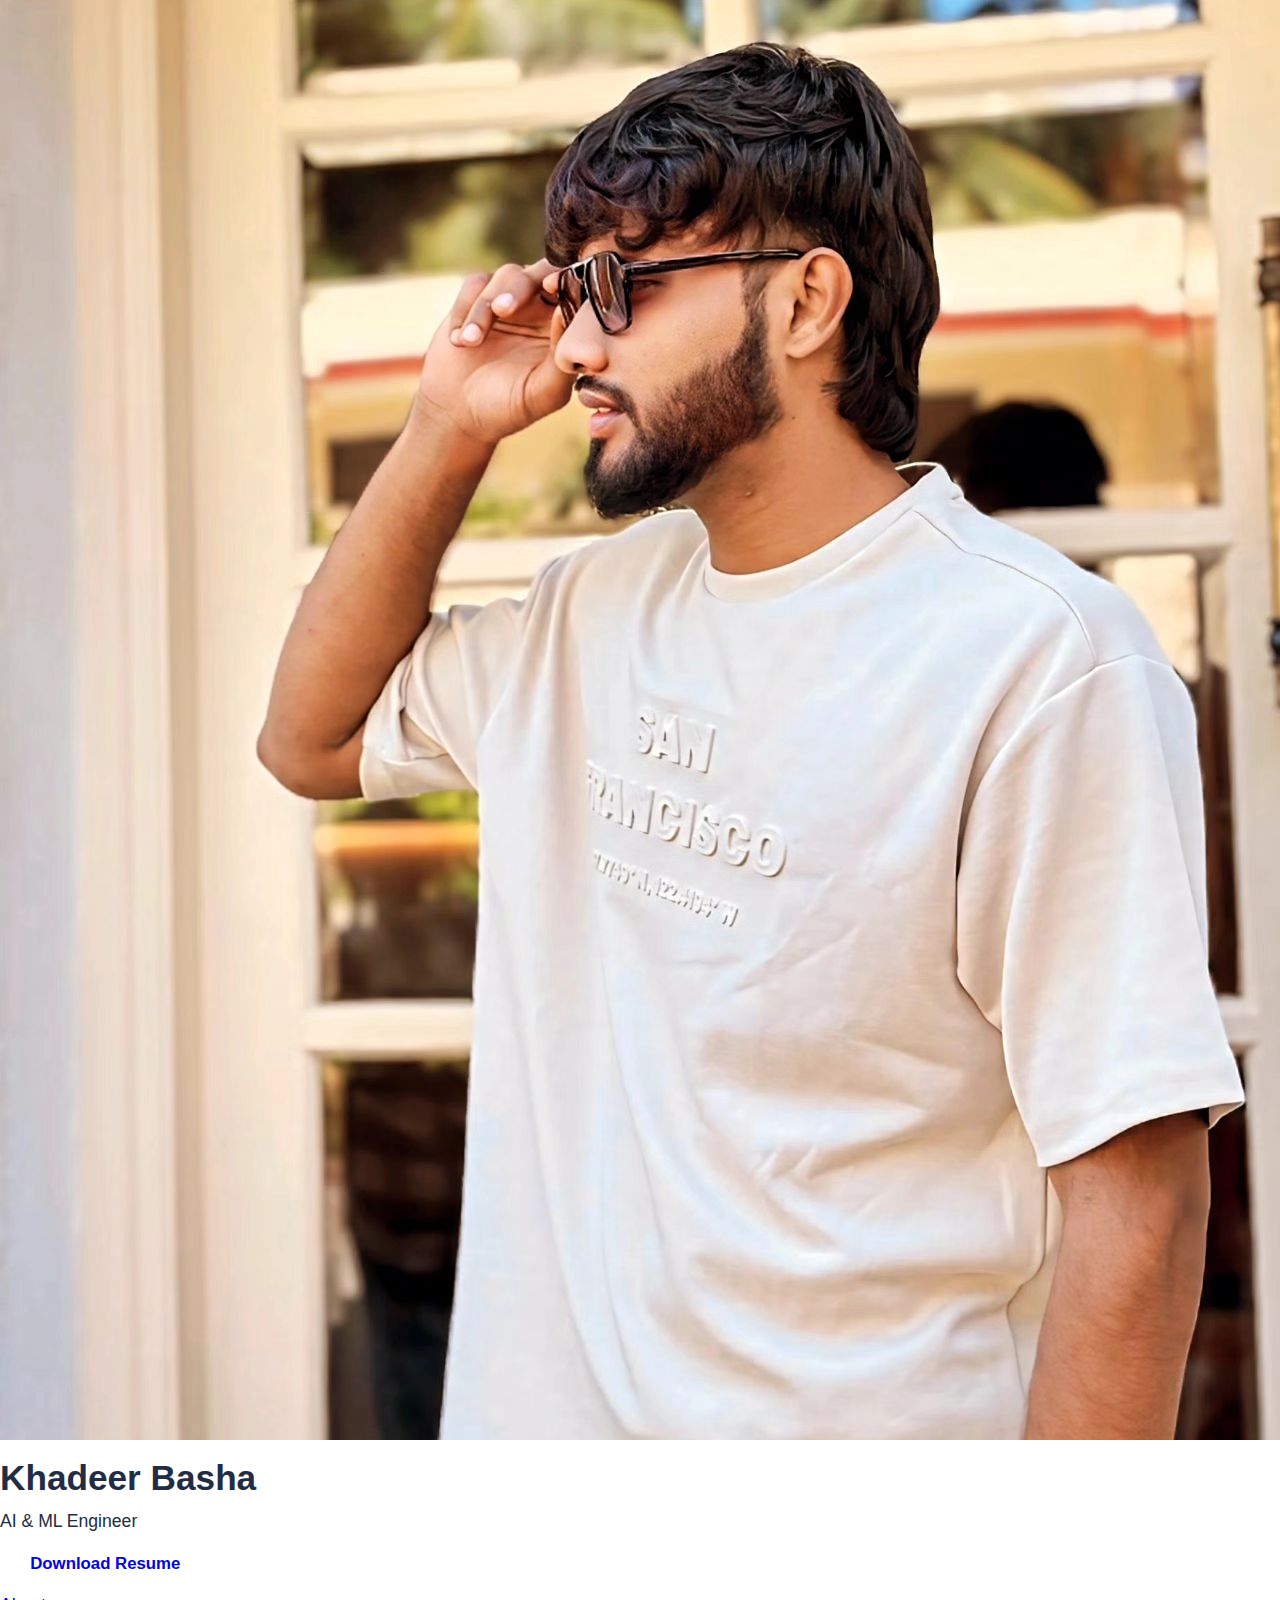
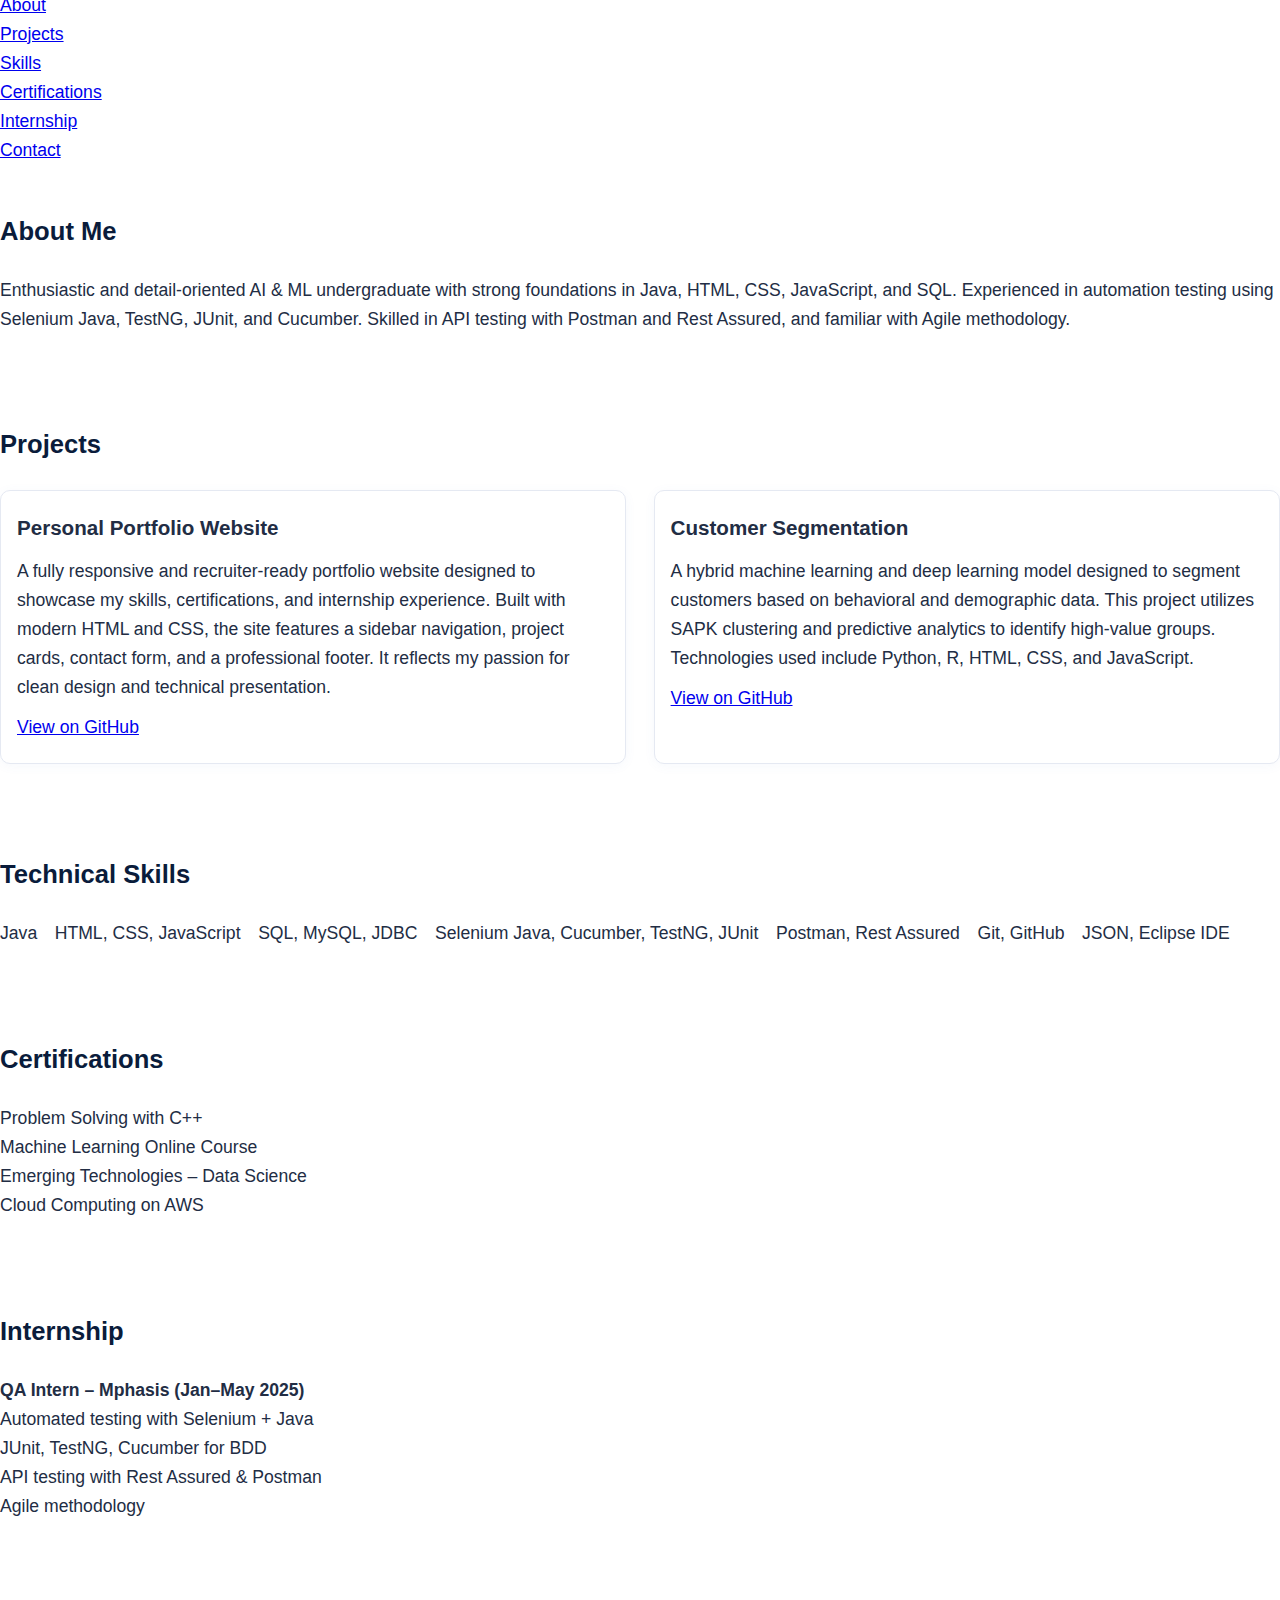
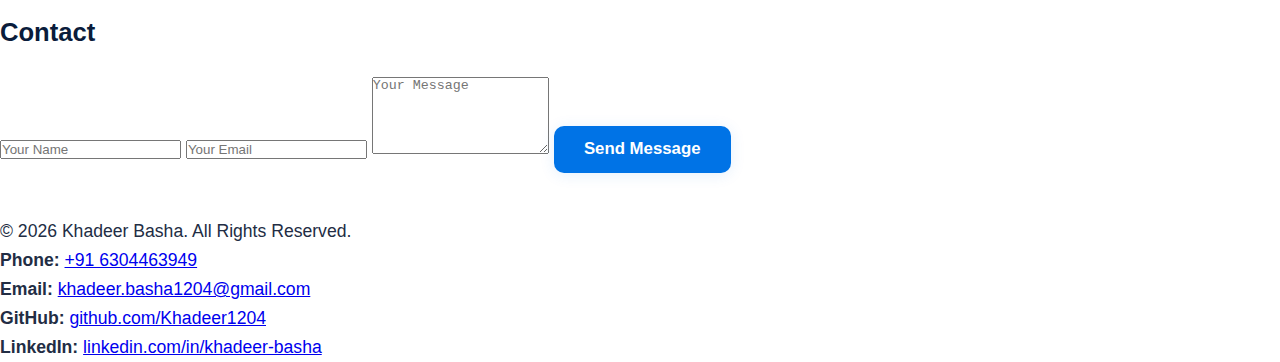
<file: index.html>
<!DOCTYPE html>
<html lang="en">
<head>
  <meta charset="UTF-8" />
  <meta name="viewport" content="width=device-width, initial-scale=1.0" />
  <meta name="description" content="Portfolio of Khadeer Basha – AI & ML Engineer and QA Automation Specialist." />
  <meta name="author" content="Khadeer Basha" />
  <title>Khadeer Basha – Portfolio</title>
  <link rel="stylesheet" href="style.css" />
</head>

<body>
  <!-- Sidebar Profile Menu -->
  <aside class="sidebar">
    <div class="sidebar__profile">
      <img src="images/Khadeer.jpg" alt="Khadeer Basha" class="sidebar__avatar" />
      <h1 class="sidebar__name">Khadeer Basha</h1>
      <p class="sidebar__role">AI & ML Engineer</p>
      <a href="Khadeer_Basha_Resume.pdf" download class="btn btn--secondary">Download Resume</a>
    </div>

    <nav class="sidebar__nav">
      <ul>
        <li><a href="#about">About</a></li>
        <li><a href="#projects">Projects</a></li>
        <li><a href="#skills">Skills</a></li>
        <li><a href="#certifications">Certifications</a></li>
        <li><a href="#internship">Internship</a></li>
        <li><a href="#contact">Contact</a></li>
      </ul>
    </nav>
  </aside>

  <!-- Main Content -->
  <main class="main">
    <section id="about" class="section">
      <h2 class="section__title">About Me</h2>
      <p>
        Enthusiastic and detail-oriented AI & ML undergraduate with strong foundations in Java, HTML, CSS, JavaScript, and SQL. Experienced in automation testing using Selenium Java, TestNG, JUnit, and Cucumber. Skilled in API testing with Postman and Rest Assured, and familiar with Agile methodology.
      </p>
    </section>

    <section id="projects" class="section">
      <h2 class="section__title">Projects</h2>
      <div class="projects__grid">
        <article class="project-card">
          <h3>Personal Portfolio Website</h3>
          <p>
            A fully responsive and recruiter-ready portfolio website designed to showcase my skills, certifications, and internship experience. Built with modern HTML and CSS, the site features a sidebar navigation, project cards, contact form, and a professional footer. It reflects my passion for clean design and technical presentation.
          </p>
          <a href="https://github.com/Khadeer1204/KarimKhadeer-Portfolio" target="_blank">View on GitHub</a>
        </article>

        <article class="project-card">
          <h3>Customer Segmentation</h3>
          <p>A hybrid machine learning and deep learning model designed to segment customers based on behavioral and demographic data. This project utilizes SAPK clustering and predictive analytics to identify high-value groups. Technologies used include Python, R, HTML, CSS, and JavaScript.</p>
          <a href="https://github.com/Khadeer1204/customer-segmentation" target="_blank">View on GitHub</a>
        </article>
      </div>
    </section>

    <section id="skills" class="section">
      <h2 class="section__title">Technical Skills</h2>
      <ul class="skills__list">
        <li>Java</li>
        <li>HTML, CSS, JavaScript</li>
        <li>SQL, MySQL, JDBC</li>
        <li>Selenium Java, Cucumber, TestNG, JUnit</li>
        <li>Postman, Rest Assured</li>
        <li>Git, GitHub</li>
        <li>JSON, Eclipse IDE</li>
      </ul>
    </section>

    <section id="certifications" class="section">
      <h2 class="section__title">Certifications</h2>
      <ul>
        <li>Problem Solving with C++</li>
        <li>Machine Learning Online Course</li>
        <li>Emerging Technologies – Data Science</li>
        <li>Cloud Computing on AWS</li>
      </ul>
    </section>

    <section id="internship" class="section">
      <h2 class="section__title">Internship</h2>
      <p><strong>QA Intern – Mphasis (Jan–May 2025)</strong></p>
      <ul>
        <li>Automated testing with Selenium + Java</li>
        <li>JUnit, TestNG, Cucumber for BDD</li>
        <li>API testing with Rest Assured & Postman</li>
        <li>Agile methodology</li>
      </ul>
    </section>

    <section id="contact" class="section">
      <h2 class="section__title">Contact</h2>
      <form action="mailto:khadeer.basha1204@gmail.com" method="POST" enctype="text/plain" class="contact__form">
        <input type="text" name="name" placeholder="Your Name" required />
        <input type="email" name="email" placeholder="Your Email" required />
        <textarea name="message" rows="5" placeholder="Your Message" required></textarea>
        <button type="submit" class="btn btn--primary">Send Message</button>
      </form>
    </section>

    <footer class="footer">
      <div class="footer__content">
        <p>&copy; <span id="year"></span> Khadeer Basha. All Rights Reserved.</p>
        <div class="footer__grid">
          <div>
            <strong>Phone:</strong> <a href="tel:+916304463949">+91 6304463949</a><br />
            <strong>Email:</strong> <a href="mailto:khadeer.basha1204@gmail.com">khadeer.basha1204@gmail.com</a>
          </div>
          <div>
            <strong>GitHub:</strong> <a href="https://github.com/Khadeer1204" target="_blank">github.com/Khadeer1204</a><br />
            <strong>LinkedIn:</strong> <a href="https://www.linkedin.com/in/khadeer-basha-912b45258" target="_blank">linkedin.com/in/khadeer-basha</a>
          </div>
        </div>
      </div>
    </footer>
  </main>

  <script>
    document.getElementById('year').textContent = new Date().getFullYear();
  </script>
</body>
</html>
</file>
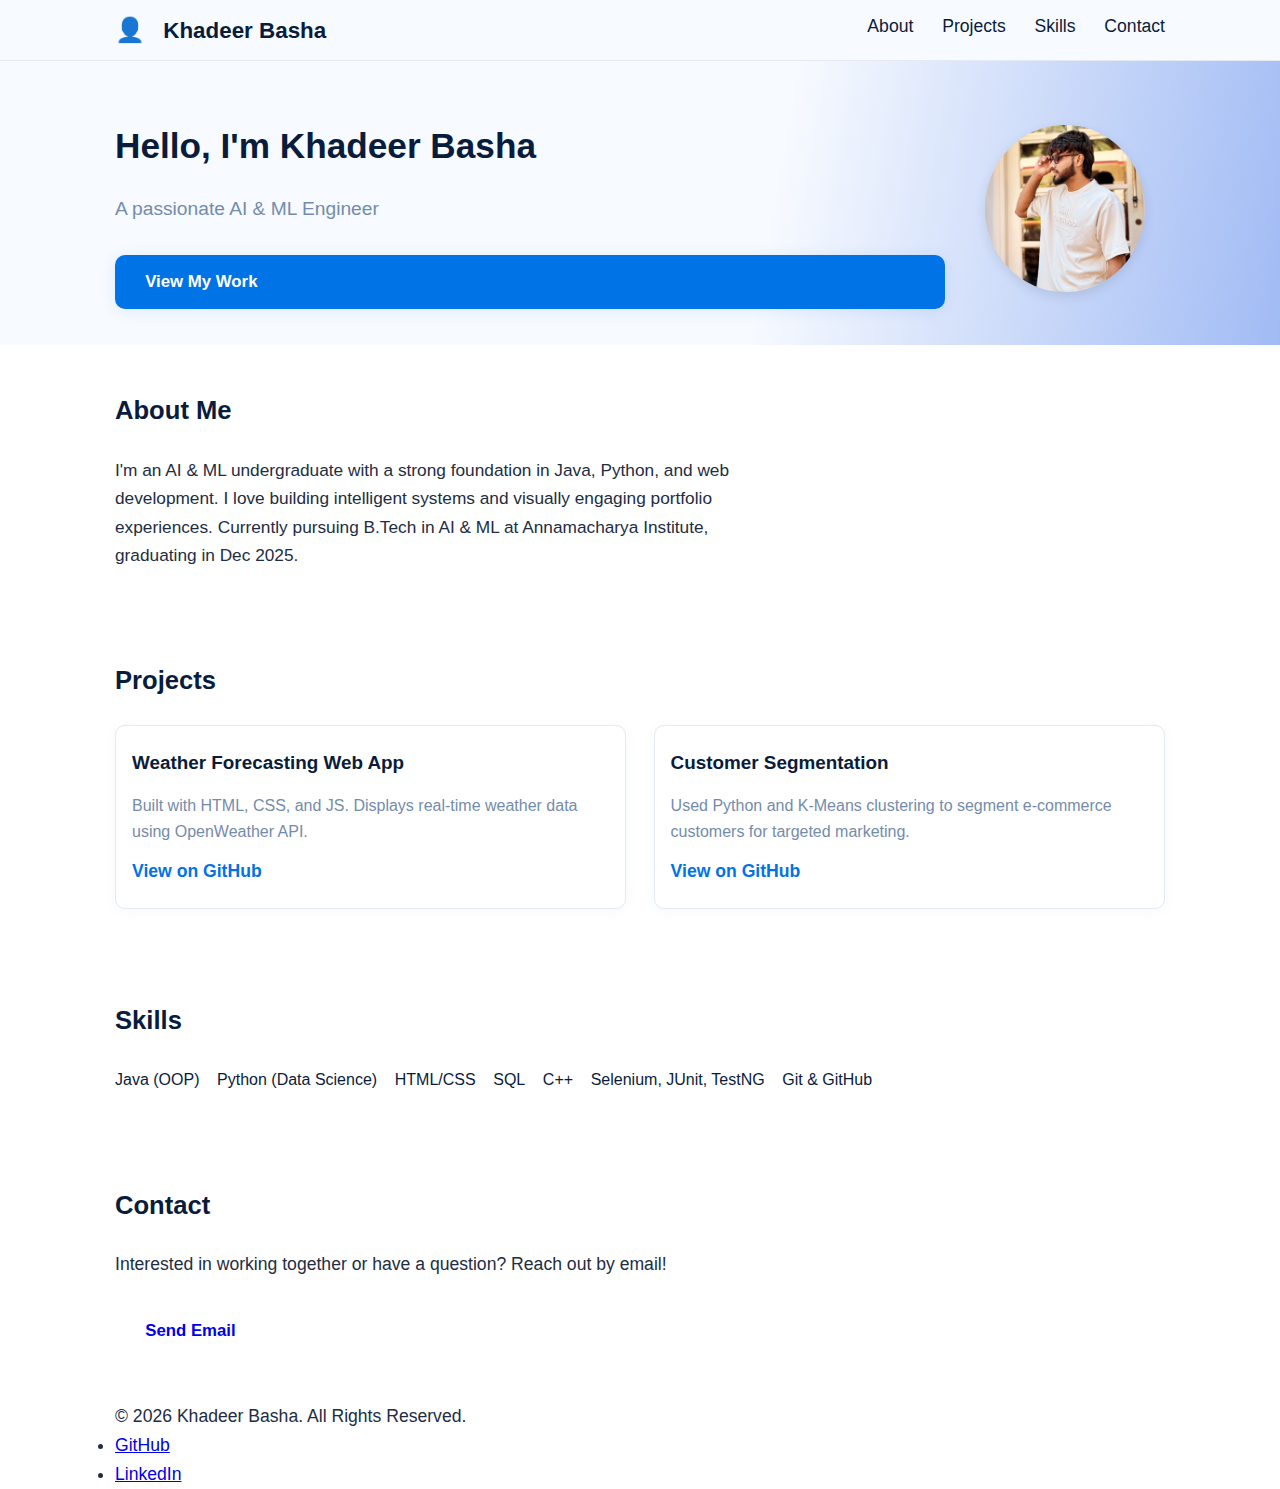
<file: index.html.html>
<!DOCTYPE html>
<html lang="en">
<head>
  <meta charset="UTF-8" />
  <meta name="viewport" content="width=device-width, initial-scale=1.0" />
  <meta name="description" content="Portfolio of Khadeer Basha – AI & ML Engineer showcasing projects, skills, and contact info." />
  <meta name="author" content="Khadeer Basha" />
  <meta property="og:title" content="Khadeer Basha – Portfolio" />
  <meta property="og:description" content="Showcasing AI/ML projects, skills, and more." />
  <meta property="og:type" content="website" />
  <meta property="og:url" content="https://yourdomain.com" />
  <meta property="og:image" content="assets/profile.jpg" />
  <link rel="icon" href="assets/favicon.ico" />
  <title>Khadeer Basha – Portfolio</title>
  <link rel="stylesheet" href="style.css" />
</head>

<body>
  <header class="header">
    <div class="container header__container">
      <h1 class="header__brand">
        <span class="header__logo" aria-hidden="true">👤</span> Khadeer Basha
      </h1>
      <nav class="nav" aria-label="Primary">
        <ul class="nav__list">
          <li><a href="#about" class="nav__link">About</a></li>
          <li><a href="#projects" class="nav__link">Projects</a></li>
          <li><a href="#skills" class="nav__link">Skills</a></li>
          <li><a href="#contact" class="nav__link">Contact</a></li>
        </ul>
      </nav>
    </div>
  </header>

  <main>
    <section class="hero" aria-label="Hero">
      <div class="container hero__container">
        <div class="hero__content">
          <h2 class="hero__title">Hello, I'm Khadeer Basha</h2>
          <p class="hero__subtitle">A passionate AI & ML Engineer</p>
          <a href="#projects" class="btn btn--primary hero__cta">View My Work</a>
        </div>
        <div class="hero__image">
          <img src="images/Khadeer.jpg" alt="Khadeer Basha" />
        </div>
      </div>
    </section>

    <section id="about" class="about section">
      <div class="container">
        <h2 class="section__title">About Me</h2>
        <p class="about__text">
          I'm an AI & ML undergraduate with a strong foundation in Java, Python, and web development. I love building intelligent systems and visually engaging portfolio experiences. Currently pursuing B.Tech in AI & ML at Annamacharya Institute, graduating in Dec 2025.
        </p>
      </div>
    </section>

    <section id="projects" class="projects section">
      <div class="container">
        <h2 class="section__title">Projects</h2>
        <div class="projects__grid">
          <article class="project-card">
            <h3 class="project-card__title">Weather Forecasting Web App</h3>
            <p class="project-card__desc">Built with HTML, CSS, and JS. Displays real-time weather data using OpenWeather API.</p>
            <a href="https://github.com/Khadeer1204/weather-app" class="project-card__link" target="_blank">View on GitHub</a>
          </article>
          <article class="project-card">
            <h3 class="project-card__title">Customer Segmentation</h3>
            <p class="project-card__desc">Used Python and K-Means clustering to segment e-commerce customers for targeted marketing.</p>
            <a href="https://github.com/Khadeer1204/customer-segmentation" class="project-card__link" target="_blank">View on GitHub</a>
          </article>
        </div>
      </div>
    </section>

    <section id="skills" class="skills section">
      <div class="container">
        <h2 class="section__title">Skills</h2>
        <ul class="skills__list">
          <li><span class="skills__name">Java (OOP)</span></li>
          <li><span class="skills__name">Python (Data Science)</span></li>
          <li><span class="skills__name">HTML/CSS</span></li>
          <li><span class="skills__name">SQL</span></li>
          <li><span class="skills__name">C++</span></li>
          <li><span class="skills__name">Selenium, JUnit, TestNG</span></li>
          <li><span class="skills__name">Git & GitHub</span></li>
        </ul>
      </div>
    </section>

    <section id="contact" class="contact section">
      <div class="container">
        <h2 class="section__title">Contact</h2>
        <p class="contact__text">Interested in working together or have a question? Reach out by email!</p>
        <a href="mailto:khadeer.basha1204@gmail.com" class="btn btn--secondary contact__email">Send Email</a>
      </div>
    </section>
  </main>

  <footer class="footer">
    <div class="container footer__container">
      <span>&copy; <span id="year"></span> Khadeer Basha. All Rights Reserved.</span>
      <ul class="footer__social">
        <li>
          <a href="https://github.com/Khadeer1204" class="footer__icon" aria-label="GitHub" target="_blank">GitHub</a>
        </li>
        <li>
          <a href="https://www.linkedin.com/in/khadeer-basha-912b45258" class="footer__icon" aria-label="LinkedIn" target="_blank">LinkedIn</a>
        </li>
      </ul>
    </div>
  </footer>

  <script>
    document.getElementById('year').textContent = new Date().getFullYear();
  </script>
</body>
</html>
</file>
<file: style.css>
:root {
  --color-bg: #ffffff;
  --color-bg-alt: #f7faff;
  --color-primary: #0073e6;
  --color-secondary: #8babf1;
  --color-accent: #00bf7d;
  --color-title: #0a1c3b;
  --color-text: #222d44;
  --color-muted: #748cab;
  --color-border: #e5e9f2;
  --color-footer-bg: #111628;
  --color-footer-text: #e5e9f2;

  --font-main: 'Segoe UI', 'Roboto', 'Helvetica Neue', Arial, sans-serif;
  --font-size-base: 1.1rem;
  --font-size-lg: 2.2rem;
  --font-size-md: 1.4rem;
  --font-size-sm: 0.96rem;
  --max-width: 1050px;

  --transition: 0.18s cubic-bezier(0.5, 0.15, 0.37, 1.24);
  --radius: 10px;
}

*, *::before, *::after {
  box-sizing: border-box;
  margin: 0;
  padding: 0;
}

body {
  font-family: var(--font-main);
  font-size: var(--font-size-base);
  color: var(--color-text);
  background: var(--color-bg);
  line-height: 1.65;
  min-height: 100vh;
  scroll-behavior: smooth;
  -webkit-font-smoothing: antialiased;
}

.container {
  width: 92%;
  max-width: var(--max-width);
  margin: 0 auto;
}

/* Header */
.header {
  background: var(--color-bg-alt);
  border-bottom: 1px solid var(--color-border);
  position: sticky;
  top: 0;
  z-index: 999;
}

.header__container {
  display: flex;
  align-items: center;
  justify-content: space-between;
  min-height: 60px;
}

.header__brand {
  font-size: var(--font-size-md);
  font-weight: 700;
  color: var(--color-title);
}

.header__logo {
  margin-right: 12px;
  font-size: 1.5rem;
}

.nav__list {
  display: flex;
  gap: 1.8rem;
  list-style: none;
}

.nav__link {
  text-decoration: none;
  color: var(--color-title);
  font-weight: 500;
  position: relative;
  transition: color var(--transition);
}

.nav__link:hover,
.nav__link:focus {
  color: var(--color-primary);
}

.nav__link::after {
  content: "";
  display: block;
  height: 2px;
  background: var(--color-primary);
  width: 0;
  transition: width var(--transition);
  margin-top: 5px;
}

.nav__link:hover::after,
.nav__link:focus::after {
  width: 100%;
}

/* Hero */
.hero {
  background: linear-gradient(100deg, var(--color-bg-alt) 60%, var(--color-secondary) 110%);
  padding: 3.5rem 0 2.2rem 0;
}

.hero__container {
  display: flex;
  align-items: center;
  gap: 2.5rem;
  flex-wrap: wrap;
}

.hero__content {
  flex: 2 1 300px;
  display: flex;
  flex-direction: column;
  gap: 1.1rem;
}

.hero__title {
  color: var(--color-title);
  font-size: var(--font-size-lg);
}

.hero__subtitle {
  color: var(--color-muted);
  font-size: 1.2rem;
}

.hero__cta {
  margin-top: 0.8rem;
}

.hero__image {
  flex: 1 1 160px;
  align-self: center;
  min-width: 140px;
  max-width: 180px;
}

.hero__image img {
  width: 100%;
  max-width: 160px;
  border-radius: 50%;
  box-shadow: 0 4px 12px rgba(0, 0, 0, 0.1);
  transition: transform var(--transition);
}

.hero__image img:hover {
  transform: scale(1.05);
}

/* Sections */
.section {
  padding: 2.8rem 0;
  background: var(--color-bg);
}

.section__title {
  font-size: 1.6rem;
  color: var(--color-title);
  margin-bottom: 1.5rem;
}

.about__text {
  color: var(--color-text);
  max-width: 650px;
  font-size: 1.08rem;
}

/* Projects */
.projects__grid {
  display: grid;
  grid-template-columns: repeat(auto-fit, minmax(270px, 1fr));
  gap: 1.7rem;
  margin-top: 1.3rem;
}

.project-card {
  background: #fff;
  border: 1px solid var(--color-border);
  border-radius: var(--radius);
  box-shadow: 0 2px 12px rgba(80, 120, 200, 0.05);
  padding: 1.3rem 1rem;
  transition: transform var(--transition), box-shadow var(--transition);
  display: flex;
  flex-direction: column;
  gap: 0.7rem;
}

.project-card:hover,
.project-card:focus-within {
  transform: translateY(-7px) scale(1.02);
  box-shadow: 0 12px 30px 0 rgba(0, 80, 200, 0.13);
}

.project-card__title {
  font-size: 1.18rem;
  margin-bottom: 0.2rem;
  color: var(--color-title);
  font-weight: 600;
}

.project-card__desc {
  color: var(--color-muted);
  font-size: 1rem;
}

.project-card__link {
  align-self: start;
  margin-top: auto;
  color: var(--color-primary);
  font-weight: 600;
  text-decoration: none;
  border-bottom: 2px solid transparent;
  transition: border-bottom var(--transition);
}

.project-card__link:hover,
.project-card__link:focus {
  border-bottom: 2px solid var(--color-primary);
}

/* Skills */
.skills__list {
  display: flex;
  flex-wrap: wrap;
  gap: 1.1rem;
  list-style: none;
}

.skills__item {
  flex: 1 1 170px;
}

.skills__name {
  font-weight: 500;
  color: var(--color-title);
  font-size: 1rem;
}

.skills__bar {
  width: 100%;
  background: var(--color-border);
  border-radius: 5px;
  height: 7px;
  margin-top: 4px;
  overflow: hidden;
}

.skills__level {
  display: block;
  height: 100%;
  border-radius: 5px;
  background: linear-gradient(90deg, var(--color-primary), var(--color-accent));
  transition: width 1s ease-in-out;
}

.skills__level--java     { width: 90%; }
.skills__level--python   { width: 92%; }
.skills__level--html     { width: 95%; }
.skills__level--css      { width: 90%; }
.skills__level--sql      { width: 88%; }
.skills__level--cplus    { width: 85%; }
.skills__level--selenium { width: 80%; }
.skills__level--git      { width: 90%; }

/* Contact */
.contact__text {
  margin-bottom: 1.1rem;
  color: var(--color-text);
}

.contact__email {
  display: inline-block;
  margin-top: 0.4rem;
}

/* Buttons */
.btn {
  display: inline-block;
  padding: 0.8em 1.8em;
  border-radius: var(--radius);
  font-size: 1.05rem;
  text-decoration: none;
  font-weight: 600;
  border: none;
  cursor: pointer;
  transition: background-color var(--transition), color var(--transition), box-shadow var(--transition);
}

.btn--primary {
  background: var(--color-primary);
  color: #fff;
  box-shadow: 0 2px 15px 0 rgba(0, 115, 230, 0.11);
}

.btn--primary:hover,
.btn--primary:focus {
  background: var(--color-accent);
  color: #
</file>
